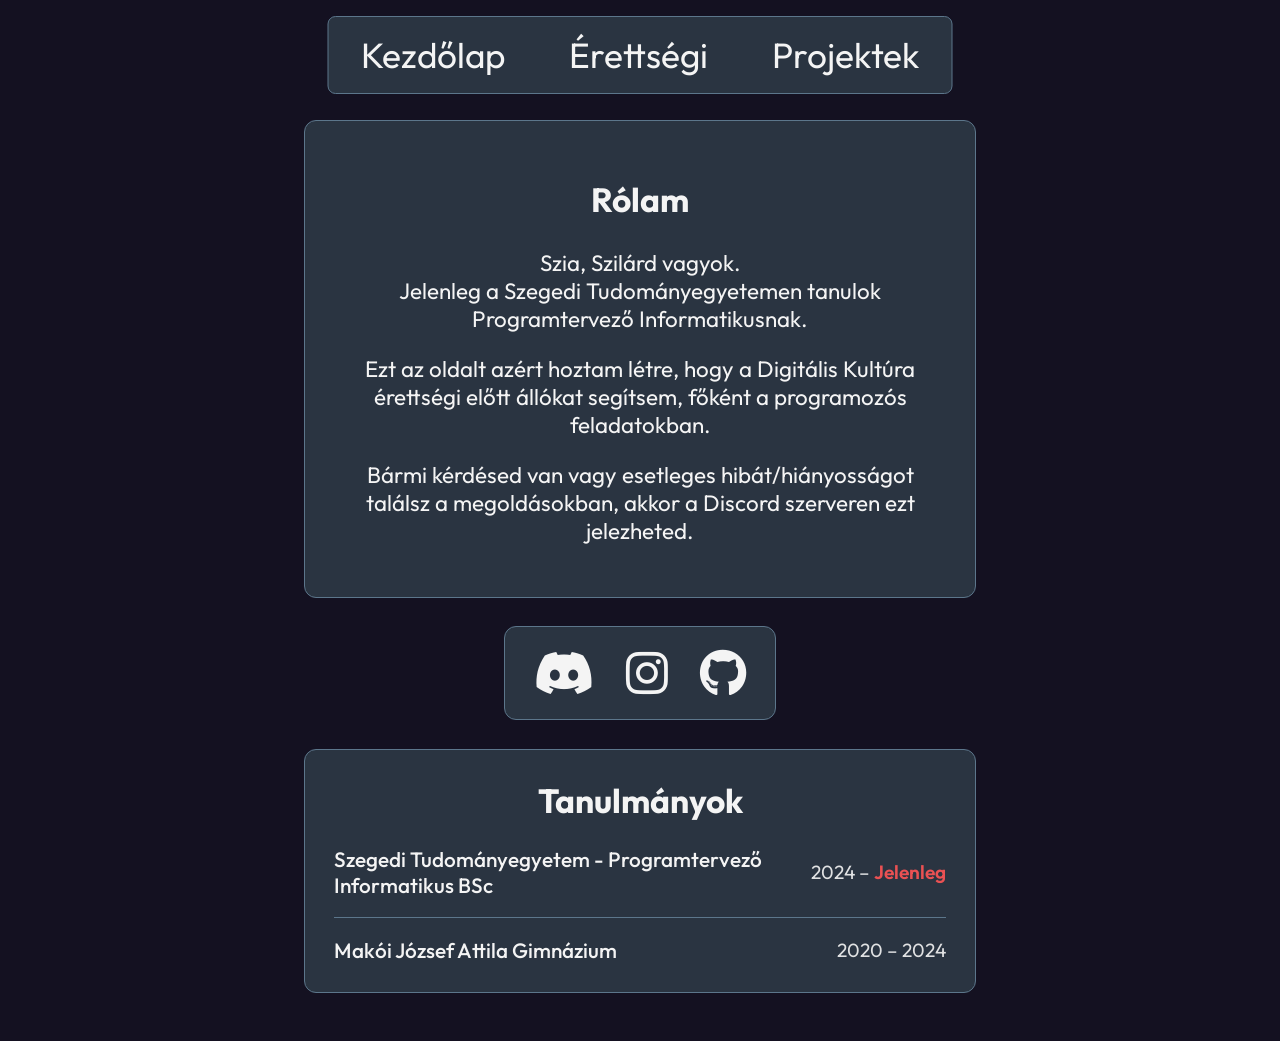
<file: index.html>
<!DOCTYPE html>
<html lang="hu">
<head>
    <meta charset="UTF-8">
    <meta name="viewport" content="width=device-width, initial-scale=1.0">
    <title>Szilárdisztán | Home</title>
    <link rel="icon" type="image/x-icon" href="favicon.png">
    <meta name="keywords" content="Digitális Kultúra, digitális kultúra, programozás, érettségi, szilárdisztán, Szilárdisztán">
    <meta name="robots" content="index">
    <meta name="description" content="Digitális Kultúra érettségi segédlet">
    <link rel="stylesheet" href="./css/index.css">
    <link rel="stylesheet" href="https://cdnjs.cloudflare.com/ajax/libs/font-awesome/6.5.0/css/all.min.css">
</head>
<body>
    <div class="container">

        <div class="title-container">
            <button class="hamburger" aria-label="Menü megnyitása">
                <i class="fa-solid fa-bars"></i>
            </button>

            <div class="nav-links">
                <a href="./" class="pages" id="smooth-vissza">Kezdőlap</a>
                <a href="./erettsegi/" class="pages">Érettségi</a>
                <a href="./projektek/" class="pages">Projektek</a>
            </div>
        </div>

        <div class="box about-box" id="about"></div>

        <div class="box socials-box">
            <div class="socials" id="socials-container"></div>
        </div>

        <div class="box education-box" id="education-container"></div>
    </div>

    <script src="./js/index.js"></script>
    <script src="./js/menu.js"></script>
    
</body>
</html>
</file>
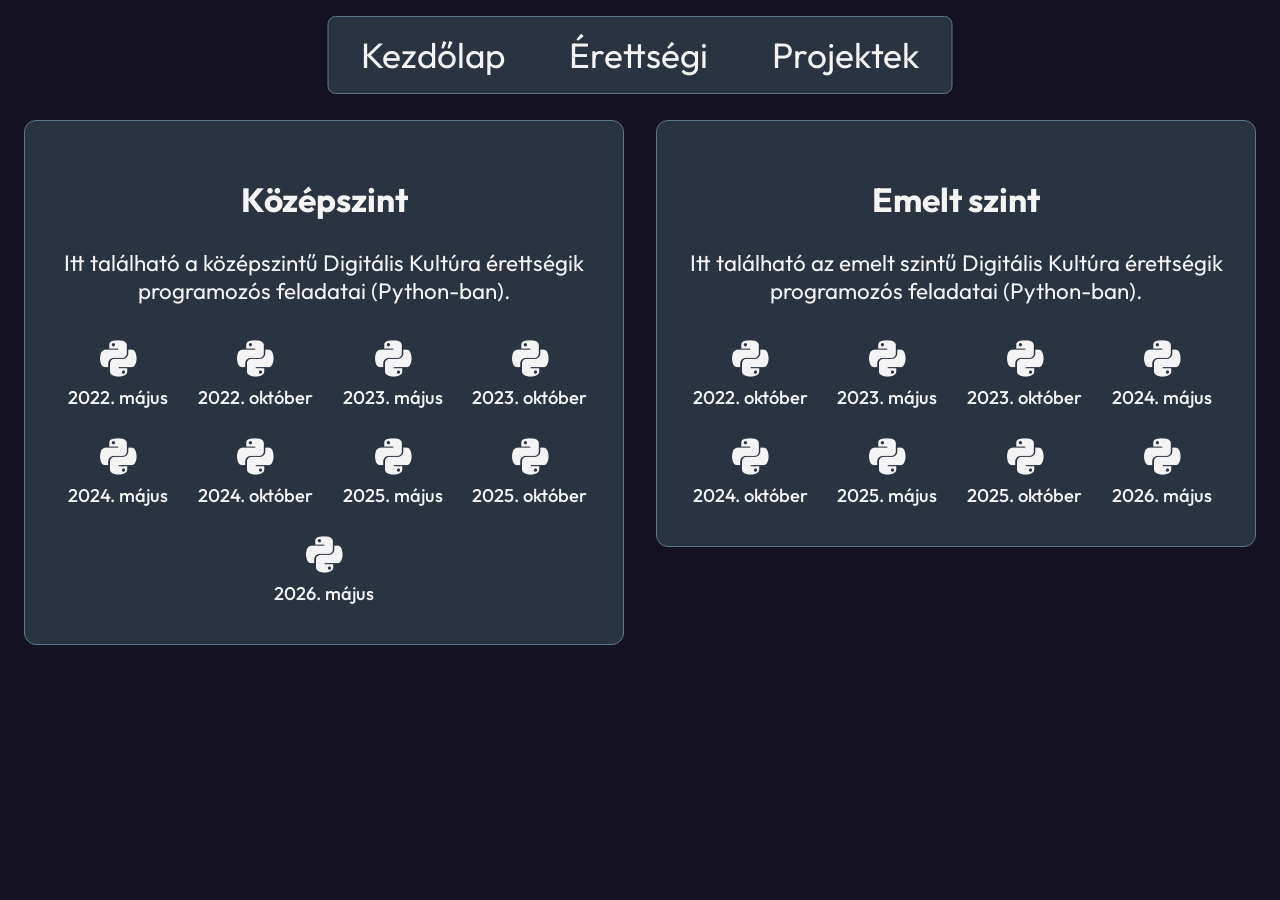
<file: erettsegi/index.html>
<!DOCTYPE html>
<html lang="hu">
<head>
    <meta charset="UTF-8">
    <meta name="viewport" content="width=device-width, initial-scale=1.0">
    <title>Szilárdisztán | Érettségik</title>
    <link rel="icon" type="image/x-icon" href="../favicon.png">
    <link rel="stylesheet" href="../css/erettsegi.css">
    <link rel="stylesheet" href="https://cdnjs.cloudflare.com/ajax/libs/font-awesome/6.5.0/css/all.min.css">
</head>
<body>
    <div class="container">

        <div class="title-container">
            <button class="hamburger" aria-label="Menü megnyitása">
                <i class="fa-solid fa-bars"></i>
            </button>

            <div class="nav-links">
                <a href="../" class="pages">Kezdőlap</a>
                <a href="./" class="pages" id="smooth-vissza">Érettségi</a>
                <a href="../projektek/" class="pages">Projektek</a>
            </div>
        </div>
        
        <div class="box-wrapper">
            <div class="box half-width" id="intermediate-box"></div>
            <div class="box half-width" id="advanced-box"></div>
        </div>
    </div>

    <script src="../js/erettsegi.js"></script>
    <script src="../js/menu.js"></script>
</body>
</html>
</file>
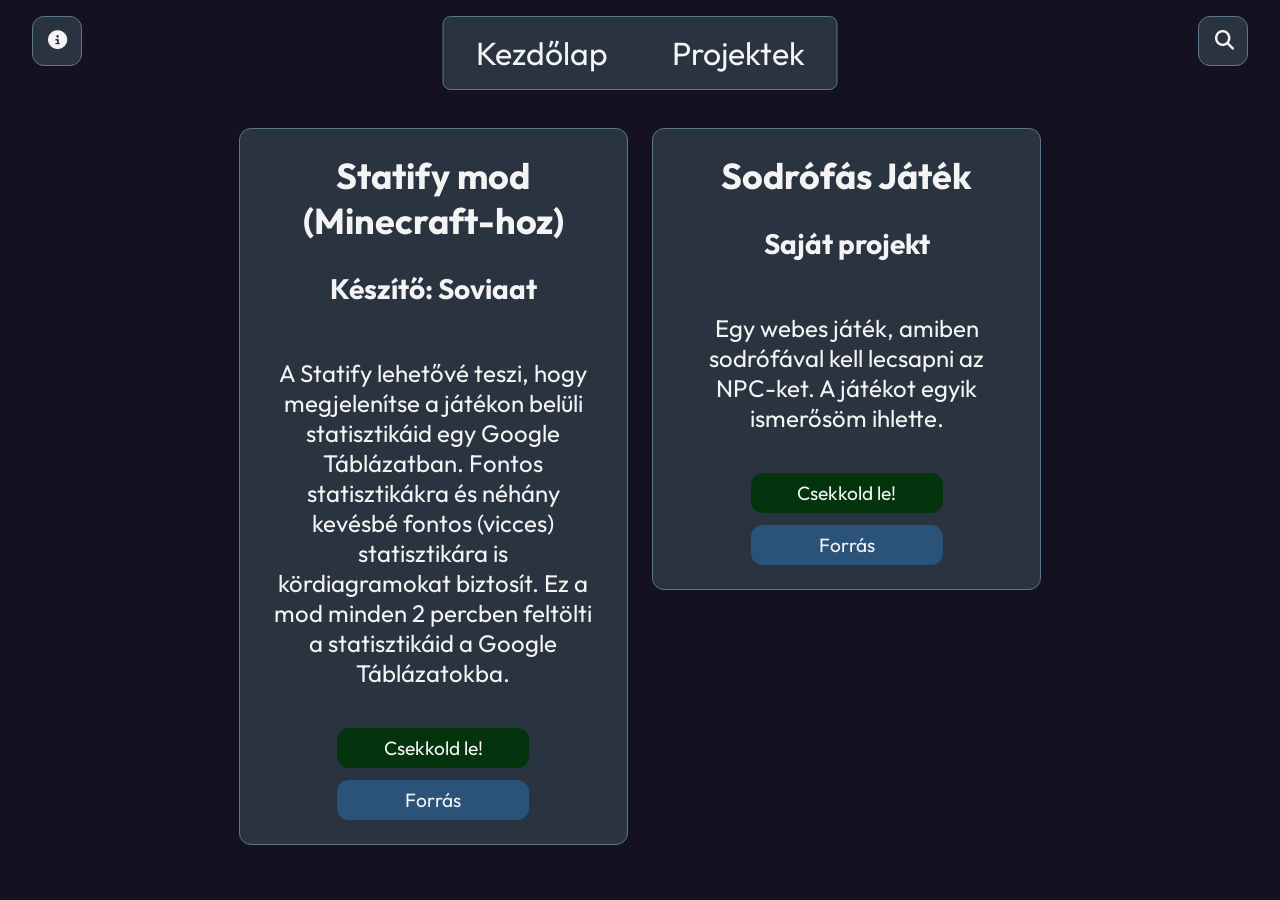
<file: projektek/index.html>
<!DOCTYPE html>
<html lang="hu">
<head>
    <meta charset="UTF-8">
    <meta name="viewport" content="width=device-width, initial-scale=1.0">
    <title>Szilárdisztán | Projektek</title>
    <link rel="icon" type="image/x-icon" href="../favicon.png">
    <link rel="stylesheet" href="../css/projects.css">
    <link rel="stylesheet" href="../css/kereso.css">
    <link rel="stylesheet" href="https://cdnjs.cloudflare.com/ajax/libs/font-awesome/6.5.0/css/all.min.css">
</head>
<body>
    <div id="kereso-kontener"></div> 
    <div id="info-kontener"></div>

    <div class="container">
        <div class="title-container">
            <button class="hamburger" aria-label="Menü megnyitása">
                <i class="fa-solid fa-bars"></i>
            </button>

            <div class="nav-links">
                <a href="../" class="pages">Kezdőlap</a>
                <a href="./" class="pages" id="smooth-vissza">Projektek</a>
            </div>
        </div>

        <div class="doboz-csomagolo">
            <div id="projekt-lista" class="projekt-halozat"></div>
        </div>
    </div>

    <script src="../js/projektek.js"></script>
    <script src="../js/kereso.js"></script>
    <script src="../js/menu.js"></script>
</body>
</html>
</file>
<file: css/index.css>
@import url('https://fonts.googleapis.com/css2?family=Outfit:wght@100..900&display=swap');

:root {
    --primary-color: #141121;
    --border-color: #5c768b;
    --accent-color: #2a3441;
    --text-color: #f4f4f4;
    --hover-color: #9db6ca;

    --radius-sm: .25rem;
    --radius-md: .5rem;
    --radius-lg: .75rem;
    --radius-xl: 1rem;
}

body {
    margin: 0;
    padding: 0;
    width: 100%;
    min-height: 100dvh;
    position: relative;
    background-color: var(--primary-color);
    font-family: "Outfit", Arial, sans-serif;
    overflow-x: hidden;
    color: var(--text-color);
}

.title-container {
    position: fixed;
    top: 0;
    left: 50%;
    margin: 1rem 0;
    font-size: 2.2rem;
    transform: translateX(-50%);
    border-radius: var(--radius-md);
    border: 1px solid var(--border-color);
    background-color: var(--accent-color);
    z-index: 2000;
    display: flex;
    padding: 0;
    overflow: hidden;
    box-sizing: border-box;
}

.nav-links {
    display: flex;
}

.pages {
    text-decoration: none;
    display: block;
    padding: 1rem 2rem;
    transition: all .2s ease;
}

.hamburger {
    width: 60px;
    height: 60px;
    display: none;
    background: transparent;
    border: none;
    cursor: pointer;
    flex: 0 0 60px;
}

.container {
    gap: 1.8rem;
    width: 100%;
    max-width: 82rem;
    margin: 0 auto;
    height: auto;
    display: flex;
    font-size: 1.4rem;
    text-align: center;
    align-items: center;
    flex-direction: column;
    justify-content: flex-start;
    padding: 7.5rem 1.5rem 3rem 1.5rem;
    box-sizing: border-box;
    color: var(--text-color);
}

.box {
    background-color: var(--accent-color);
    border: 1px solid var(--border-color);
    border-radius: var(--radius-lg);
    padding: 1.8rem;
    box-sizing: border-box;
    height: fit-content;
}

.about-box {
    width: 100%;
    max-width: 42rem; 
}

.education-box {
    width: 100%;
    max-width: 42rem;
    text-align: left;
}

.education-box h2 {
    text-align: center;
    margin-top: 0;
    margin-bottom: 1.5rem;
}

.education-list {
    display: flex;
    flex-direction: column;
}

.education-item {
    background-color: transparent;
    padding: 1.2rem 0;
    display: flex;
    justify-content: space-between;
    align-items: center;
    gap: 1.5rem;
    box-sizing: border-box;
    border-bottom: 1px solid var(--border-color);
}

.education-item:last-child {
    border-bottom: none;
    padding-bottom: 0;
}

.education-item:first-child {
    padding-top: 0;
}

.school-name {
    font-size: 1.3rem;
    font-weight: 500;
}

.years-text {
    font-size: 1.2rem;
    white-space: nowrap;
    color: var(--text-color);
    opacity: 0.9;
    flex-shrink: 0;
}

.end-year-red {
    color: #ff5555;
    font-weight: 600;
}

.socials-box {
    padding: 1rem 1.8rem;
    display: inline-block;
    width: auto;
}

.box-wrapper {
    display: flex;
    flex-direction: row;
    gap: 2rem;
    width: 100%;
    align-items: flex-start;
    justify-content: center;
    box-sizing: border-box;
}

.box.half-width {
    flex: 1 1 0;
    min-width: 0;
    height: fit-content;
}

.card {
    display: flex;
    text-align: center;
    padding: 1rem 2rem;
    flex-direction: column;
    border-radius: var(--radius-lg);
    border: 1px solid var(--border-color);
    background-color: var(--accent-color);
    box-sizing: border-box;
    flex: 1 1 24rem;
    max-width: 26rem;
    width: 100%;
    align-self: flex-start;
}

.card h2 {
    margin-bottom: 1rem;
}

.card-wrapper {
    display: flex;
    flex-direction: column; 
    gap: 1.5rem;
    align-items: center;
    width: 100%;
    max-width: 110rem;
    margin-bottom: 3rem;
    padding: 0 1rem;
    box-sizing: border-box;
}

.project-grid {
    display: flex;
    flex-wrap: wrap;
    justify-content: center;
    align-items: flex-start;
    gap: 1.5rem;
    width: 100%;
}

.card-wrapper h2 {
    margin: 0;
    width: 100%;
    text-align: center;
}

.btn-container {
    display: flex;
    justify-content: center;
    gap: 0.75rem;
    margin-top: auto;
    padding-top: 1rem;
    flex-wrap: wrap;
}

.btn {
    text-decoration: none;
    background-color: rgb(3, 52, 13);
    padding: var(--radius-md) 1rem;
    border-radius: var(--radius-lg);
    font-size: 1.3rem;
    transition: background-color 0.2s ease;
    flex: 1;
    min-width: 8rem;
    max-width: 10rem;
}

.btn-secondary {
    background-color: #2b5278;
    color: #ffffff;
}

.pages, .btn, .hamburger {
    color: inherit;
}

.socials {
    display: flex;
    justify-content: center;
    align-items: center;
    gap: 2rem;
}

.social {
    font-size: 3rem;
    cursor: pointer;
    color: var(--text-color);
    transition: color 0.2s ease;
    position: relative;
}

.social:hover {
    color: var(--hover-color);
}

.tooltip-container {
    position: absolute;
    top: -3.2rem;
    bottom: auto;
    left: 50%;
    transform: translateX(-50%);
    background-color: var(--accent-color);
    border: 1px solid var(--border-color);
    padding: 0.4rem 0.8rem;
    border-radius: var(--radius-md);
    font-size: 1.4rem;
    white-space: nowrap;
    z-index: 100;
    pointer-events: none;
    box-shadow: 0 4px 10px rgba(0, 0, 0, 0.3);
}

@media (hover) {
    .btn:hover {
        color: #cfcfcf;
        background-color: rgb(8, 85, 23);
    }

    .btn-secondary:hover {
        background-color: #3b6d9e;
        color: #ffffff;
    }
    
    .pages:hover {
        background-color: var(--hover-color);
        color: var(--primary-color);
    }
}

@media screen and (max-width: 800px) {
    .title-container {
        flex-direction: column;
        align-items: center;
        width: 60px;
        height: 60px; 
        transition: width 0.3s ease, height 0.3s ease;
        overflow: hidden;
        position: fixed;
        margin: 0;
        top: 1rem;
    }

    .title-container.active {
        width: calc(100% - 2rem);
        height: auto;
        overflow: visible;
    }

    .hamburger {
        display: flex;
        align-items: center;
        justify-content: center;
        width: 60px;
        height: 60px;
        padding: 0;
        box-sizing: border-box;
        position: absolute;
        top: 0;
        left: 50%;
        transform: translateX(-50%);
        z-index: 2001;
    }

    .hamburger i {
        font-size: 2rem;
    }

    .nav-links {
        display: none;
        flex-direction: column;
        width: 100%;
        border-top: 1px solid var(--border-color);
        margin-top: 60px;
    }

    .title-container.active .nav-links {
        display: flex !important;
    }

    .pages {
        width: 100%;
        box-sizing: border-box;
        text-align: center;
        padding: 1rem;
    }

    .container {
        width: 100%;
        padding: 7.5rem 1rem 3rem 1rem; 
        box-sizing: border-box;
    }

    .box-wrapper {
        flex-direction: column;
        align-items: center;
    }

    .box.half-width {
        width: 100%;
    }

    .about-box, .education-box {
        max-width: 100%;
    }

    .card-wrapper {
        width: calc(100% - 2rem);
        max-width: 340px;
        margin: 0 auto 3rem auto;
        padding: 0;
    }

    .card {
        width: 100%;
        max-width: 100%;
        margin: 0 auto;
        padding: 1rem; 
        box-sizing: border-box;
    }

    .card:last-of-type {
        margin-bottom: 1rem;
    }
}

@media screen and (max-width: 600px) {
    .education-item {
        flex-direction: column;
        align-items: flex-start;
        gap: 0.4rem;
    }

    .years-text {
        align-self: flex-start;
        font-size: 1.1rem;
    }
}
</file>
<file: css/erettsegi.css>
@import url('https://fonts.googleapis.com/css2?family=Outfit:wght@100..900&display=swap');

:root {
    --primary-color: #141121;
    --border-color: #5c768b;
    --accent-color: #2a3441;
    --text-color: #f4f4f4;
    --hover-color: #9db6ca;

    --radius-md: .5rem;
    --radius-lg: .75rem;
}

body {
    margin: 0;
    padding: 0;
    width: 100%;
    min-height: 100dvh;
    position: relative;
    background-color: var(--primary-color);
    font-family: "Outfit", Arial, sans-serif;
    overflow-x: hidden;
    color: var(--text-color);
}

.container {
    gap: 1.8rem;
    width: 100%;
    max-width: 82rem;
    margin: 0 auto;
    display: flex;
    font-size: 1.4rem;
    text-align: center;
    align-items: center;
    flex-direction: column;
    justify-content: flex-start;
    padding: 7.5rem 1.5rem 3rem 1.5rem;
    box-sizing: border-box;
    color: var(--text-color);
}

.box-wrapper {
    display: flex;
    flex-direction: row;
    gap: 2rem;
    width: 100%;
    align-items: flex-start;
    justify-content: center;
    box-sizing: border-box;
}

.box {
    background-color: var(--accent-color);
    border: 1px solid var(--border-color);
    border-radius: var(--radius-lg);
    padding: 1.8rem;
    box-sizing: border-box;
    height: fit-content;
}

.box.half-width {
    flex: 1 1 0;
    min-width: 0;
}

.title-container {
    position: fixed;
    top: 0;
    left: 50%;
    margin: 1rem 0;
    font-size: 2.2rem;
    transform: translateX(-50%);
    border-radius: var(--radius-md);
    border: 1px solid var(--border-color);
    background-color: var(--accent-color);
    z-index: 2000;
    display: flex;
    padding: 0;
    overflow: hidden;
    box-sizing: border-box;
}

.nav-links {
    display: flex;
}

.pages {
    text-decoration: none;
    display: block;
    padding: 1rem 2rem;
    transition: all .2s ease;
    color: inherit;
}

.hamburger {
    width: 60px;
    height: 60px;
    display: none;
    background: transparent;
    border: none;
    cursor: pointer;
    flex: 0 0 60px;
    color: inherit;
}

.exam-container {
    display: flex;
    flex-wrap: wrap;
    justify-content: center;
    gap: 0.5rem;
    align-items: center;
    margin-top: 1.5rem;
    width: 100%;
}

.exam {
    display: flex;
    justify-content: center;
    flex: 0 0 calc(25% - 0.375rem);
    max-width: calc(25% - 0.375rem);
    box-sizing: border-box;
}

.exam a {
    display: flex;
    flex-direction: column;
    align-items: center;
    justify-content: center;
    gap: 0.4rem;
    width: 100%;
    padding: 0.6rem 0.2rem;
    background-color: transparent;
    color: var(--text-color);
    border: none;
    text-decoration: none;
    font-size: 1.15rem;
    font-weight: 500;
    transition: transform 0.2s ease, color 0.2s ease;
}

.exam a span {
    display: flex;
    gap: 0.3rem;
    white-space: nowrap;
    transition: color 0.2s ease;
}

.exam a i {
    font-size: 2.6rem;
    transition: color 0.2s ease;
}

@media (hover) {
    .pages:hover {
        background-color: var(--hover-color);
        color: var(--primary-color);
    }

    .exam a:hover {
        transform: scale(1.08);
    }

    .exam a:hover i,
    .exam a:hover span {
        color: var(--hover-color);
    }
}

@media screen and (max-width: 800px) {
    .title-container {
        flex-direction: column;
        align-items: center;
        width: 60px;
        height: 60px; 
        transition: width 0.3s ease, height 0.3s ease;
        overflow: hidden;
        position: fixed;
        margin: 0;
        top: 1rem;
    }

    .title-container.active {
        width: calc(100% - 2rem);
        height: auto;
        overflow: visible;
    }

    .hamburger {
        display: flex;
        align-items: center;
        justify-content: center;
        width: 60px;
        height: 60px;
        padding: 0;
        box-sizing: border-box;
        position: absolute;
        top: 0;
        left: 50%;
        transform: translateX(-50%);
        z-index: 2001;
    }

    .hamburger i {
        font-size: 2rem;
    }

    .nav-links {
        display: none;
        flex-direction: column;
        width: 100%;
        border-top: 1px solid var(--border-color);
        margin-top: 60px;
    }

    .title-container.active .nav-links {
        display: flex !important;
    }

    .pages {
        width: 100%;
        box-sizing: border-box;
        text-align: center;
        padding: 1rem;
    }

    .container {
        width: 100%;
        padding: 7.5rem 1rem 3rem 1rem; 
        box-sizing: border-box;
    }

    .box-wrapper {
        flex-direction: column;
        align-items: center;
    }

    .box.half-width {
        width: 100%;
    }

    .exam {
        flex: 0 0 calc(50% - 0.25rem);
        max-width: calc(50% - 0.25rem);
    }
}
</file>
<file: css/projects.css>
@import url('https://fonts.googleapis.com/css2?family=Outfit:wght@100..900&display=swap');

:root {
    --fokics-szin: #141121;
    --masodlagos-szin: #26a1a1;
    --keret-szin: #5c768b;
    --kiemelt-szin: #2a3441;
    --szoveg-szin: #f4f4f4;
    --hover-szin: #9db6ca;
    --kisebb-br: .25rem;
    --kis-br: .5rem;
    --kozepes-br: .75rem;
    --nagy-br: 1rem;
}

body {
    margin: 0;
    padding: 0;
    width: 100%;
    min-height: 100dvh;
    position: relative;
    background-color: var(--fokics-szin);
    font-family: "Outfit", Arial, sans-serif;
    overflow-x: hidden;
    color: var(--szoveg-szin);
}

.title-container {
    position: fixed;
    top: 0;
    left: 50%;
    margin: 1rem 0;
    font-size: 2rem;
    transform: translateX(-50%);
    border-radius: var(--kis-br);
    border: 1px solid var(--keret-szin);
    background-color: var(--kiemelt-szin);
    z-index: 2000;
    display: flex;
    padding: 0;
    overflow: hidden;
    box-sizing: border-box;
}

.nav-links {
    display: flex;
}

.pages {
    text-decoration: none;
    display: block;
    padding: 1rem 2rem;
    transition: all .2s ease;
}

.hamburger {
    width: 60px;
    height: 60px;
    display: none;
    background: transparent;
    border: none;
    cursor: pointer;
    flex: 0 0 60px;
}

#info-kontener {
    position: fixed;
    top: 1rem;
    left: 2rem;
    z-index: 900; 
}

.info-gomb {
    background-color: var(--kiemelt-szin);
    border: 1px solid var(--keret-szin);
    color: var(--szoveg-szin);
    width: 50px;
    height: 50px;
    min-width: 50px;
    border-radius: var(--kozepes-br);
    cursor: pointer;
    display: flex;
    align-items: center;
    justify-content: center;
    font-size: 1.2rem;
    transition: color 0.2s ease, border-color 0.2s ease;
}

.info-gomb:hover {
    color: var(--hover-szin);
    border-color: var(--masodlagos-szin);
}

.info-tartalom-doboz {
    position: absolute;
    top: 60px;
    left: 0;
    width: 320px;
    background-color: var(--kiemelt-szin);
    border: 1px solid var(--keret-szin);
    border-radius: var(--kozepes-br);
    padding: 1.25rem;
    box-sizing: border-box;
    box-shadow: 0 4px 15px rgba(0, 0, 0, 0.4);
    display: none;
    z-index: 1000;
    text-align: left;
}

.info-tartalom-doboz.nyitva {
    display: block;
}

.info-cim {
    font-weight: bold;
    color: var(--masodlagos-szin);
    font-size: 1.1rem;
    margin-bottom: 0.75rem;
    display: flex;
    align-items: center;
    gap: 0.5rem;
}

.info-tartalom-doboz p {
    margin: 0;
    font-size: 1.1rem;
    line-height: 1.5;
    color: var(--szoveg-szin);
}

.container {
    gap: 3rem;
    width: 100%;
    max-width: 100vw;
    height: 100%;
    display: flex;
    font-size: 1.5rem;
    text-align: center;
    align-items: center;
    flex-direction: column;
    justify-content: center;
    padding-top: 8rem; 
    color: var(--szoveg-szin);
}

.doboz {
    display: flex;
    text-align: center;
    padding: 1.5rem 2rem;
    flex-direction: column;
    border-radius: var(--kozepes-br);
    border: 1px solid var(--keret-szin);
    background-color: var(--kiemelt-szin);
    box-sizing: border-box;
    width: 100%;
    max-width: 26rem;
    flex: 0 0 calc(33.333% - 1rem);
    height: fit-content;
    align-self: flex-start;
}

.doboz h2 {
    margin-bottom: 1rem;
}

.doboz-csomagolo {
    display: flex;
    flex-direction: column; 
    gap: 1.5rem;
    align-items: center;
    width: 100%;
    max-width: 90rem;
    margin-bottom: 3rem;
    padding: 0 2rem;
    box-sizing: border-box;
}

.projekt-halozat {
    display: flex;
    flex-wrap: wrap;
    justify-content: center;
    align-items: flex-start;
    gap: 1.5rem;
    width: 100%;
}

.doboz-csomagolo h2 {
    margin: 0;
    width: 100%;
    text-align: center;
}

.gomb-kontener {
    display: flex;
    justify-content: center;
    gap: 0.75rem;
    margin-top: auto;
    padding-top: 1rem;
    flex-wrap: wrap;
}

.gomb {
    text-decoration: none;
    background-color: rgb(3, 52, 13);
    padding: var(--kis-br) 1rem;
    border-radius: var(--kozepes-br);
    font-size: 1.2rem;
    transition: background-color 0.2s ease;
    flex: 1;
    min-width: 8rem;
    max-width: 10rem;
}

.gomb-masodlagos {
    background-color: #2b5278;
    color: #ffffff;
}

.pages, .gomb, .hamburger, .info-gomb {
    color: inherit;
}

@media (hover) {
    .gomb:hover {
        color: #cfcfcf;
        background-color: rgb(8, 85, 23);
    }

    .gomb-masodlagos:hover {
        background-color: #3b6d9e;
        color: #ffffff;
    }
    
    .pages:hover {
        background-color: var(--hover-szin);
        color: var(--fokics-szin);
    }
}

@media screen and (max-width: 800px) {
    .title-container {
        flex-direction: column;
        align-items: center;
        width: 60px;
        height: 60px; 
        max-width: min(340px, calc(100% - 2rem));
        transition: width 0.2s ease;
        overflow: hidden;
        position: fixed;
        margin: 0;
        top: 1rem;
        z-index: 2000;
        box-sizing: border-box;
    }

    .title-container.active {
        width: min(340px, calc(100% - 2rem));
        max-width: min(340px, calc(100% - 2rem));
        height: auto;
        overflow: visible;
    }

    .hamburger {
        display: flex;
        align-items: center;
        justify-content: center;
        width: 60px;
        height: 60px;
        padding: 0;
        box-sizing: border-box;
        flex: 0 0 60px;
        position: absolute;
        top: 0;
        left: 50%;
        transform: translateX(-50%);
        z-index: 2001;
    }

    #info-kontener {
        position: fixed;
        top: 5.5rem;
        left: calc(50% - 32px);
        transform: translateX(-100%);
        z-index: 900;
    }

    #kereso-kontener {
        position: fixed;
        top: 5.5rem;
        left: calc(50% + 32px);
        transform: translateX(0);
        right: auto;
        z-index: 950;
    }

    .info-tartalom-doboz.nyitva {
        position: fixed !important;
        top: 5rem !important;
        left: 50% !important;
        transform: translateX(-40%) !important;
        width: 310px !important;
        max-width: calc(100vw - 2rem) !important;
        z-index: 1500 !important;
        margin: 0 !important;
    }

    .hamburger i {
        font-size: 2rem;
    }

    .nav-links {
        display: none;
        flex-direction: column;
        width: 100%;
        border-top: 1px solid var(--keret-szin);
        margin-top: 60px;
    }

    .title-container.active .nav-links {
        display: flex !important;
    }

    .pages {
        width: 100%;
        box-sizing: border-box;
        text-align: center;
        padding: 1rem;
    }

    .container {
        width: 100%;
        padding: 11rem 1rem 0 1rem; 
        box-sizing: border-box;
    }

    .doboz-csomagolo {
        width: 100%;
        max-width: min(340px, calc(100% - 2rem));
        margin: 0 auto 3rem auto;
        padding: 0;
        box-sizing: border-box;
    }

    .doboz {
        width: 100%;
        max-width: 100%;
        flex: 1 1 100%;
        margin: 0 auto;
        padding: 1rem; 
        box-sizing: border-box;
    }

    .doboz:last-of-type {
        margin-bottom: 1rem;
    }
}
</file>
<file: css/kereso.css>
#kereso-kontener {
    position: fixed;
    top: 1rem;
    right: 2rem;
    z-index: 1000;
}

.kereso-doboz {
    display: flex;
    align-items: center;
    background-color: var(--kiemelt-szin);
    border: 1px solid var(--keret-szin);
    border-radius: var(--kozepes-br);
    padding: 0;
    width: 50px;
    height: 50px;
    box-sizing: border-box;
    overflow: hidden;
    transition: width 0.3s cubic-bezier(0.4, 0, 0.2, 1), border-color 0.2s ease, box-shadow 0.2s ease;
}

.kereso-doboz.nyitva {
    width: 240px;
    border-color: var(--masodlagos-szin);
    box-shadow: 0 4px 15px rgba(0, 0, 0, 0.4);
}

.kereso-gomb {
    background: transparent;
    border: none;
    color: var(--szoveg-szin);
    width: 50px;
    height: 50px;
    min-width: 50px;
    border-radius: 0;
    cursor: pointer;
    display: flex;
    align-items: center;
    justify-content: center;
    font-size: 1.2rem;
    transition: color 0.2s ease;
}

.kereso-gomb:hover {
    color: var(--hover-szin);
}

.kereso-mező {
    background: transparent;
    border: none;
    outline: none;
    color: var(--szoveg-szin);
    font-family: inherit;
    font-size: 0.95rem;
    padding: 0 1rem 0 0.5rem;
    width: 100%;
    opacity: 0;
    transition: opacity 0.2s ease 0.1s;
}

.kereso-doboz.nyitva .kereso-mező {
    opacity: 1;
}

@media screen and (max-width: 800px) {
    #kereso-kontener {
        top: 5.5rem;
        left: calc(50% + 55px);
        right: auto;
        transform: translateX(-70%);
        z-index: 950;
    }

    .kereso-doboz.nyitva {
        width: 240px;
        max-width: calc(100vw - 2rem);
    }
}
</file>
